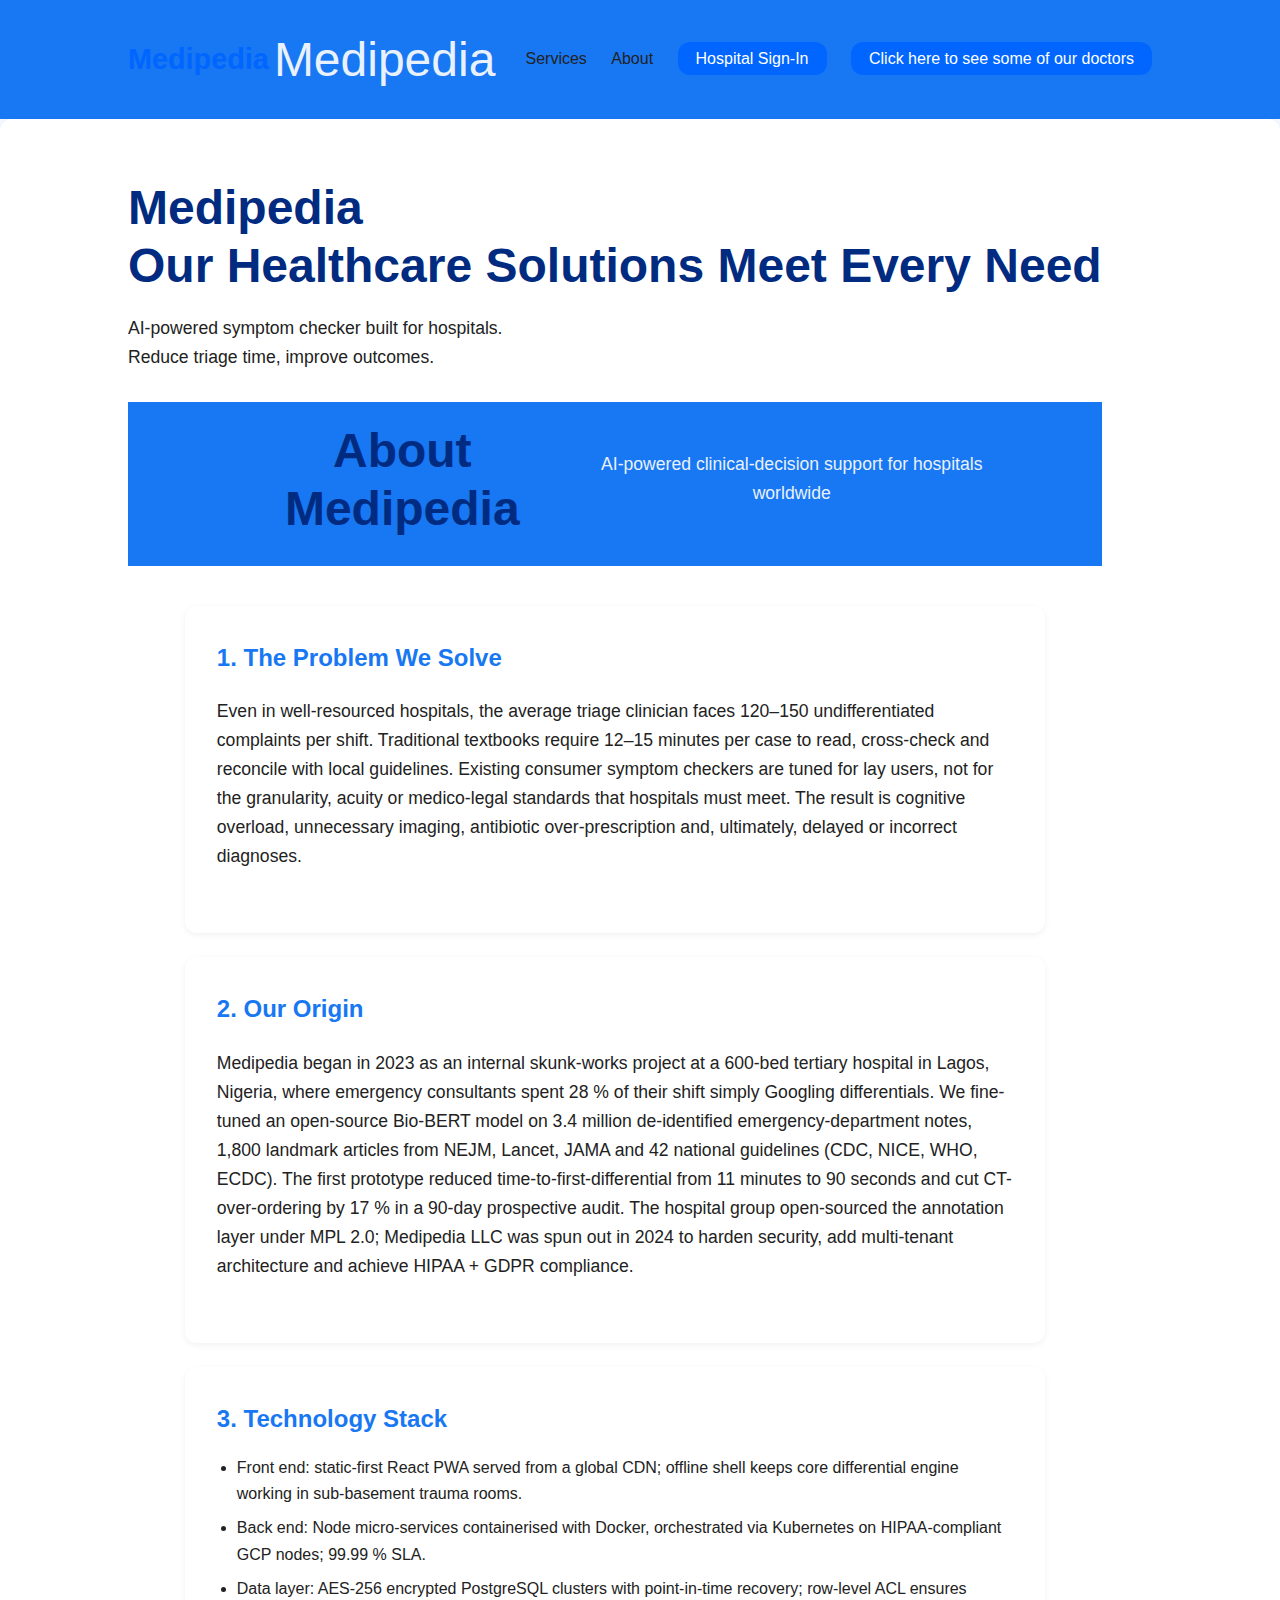
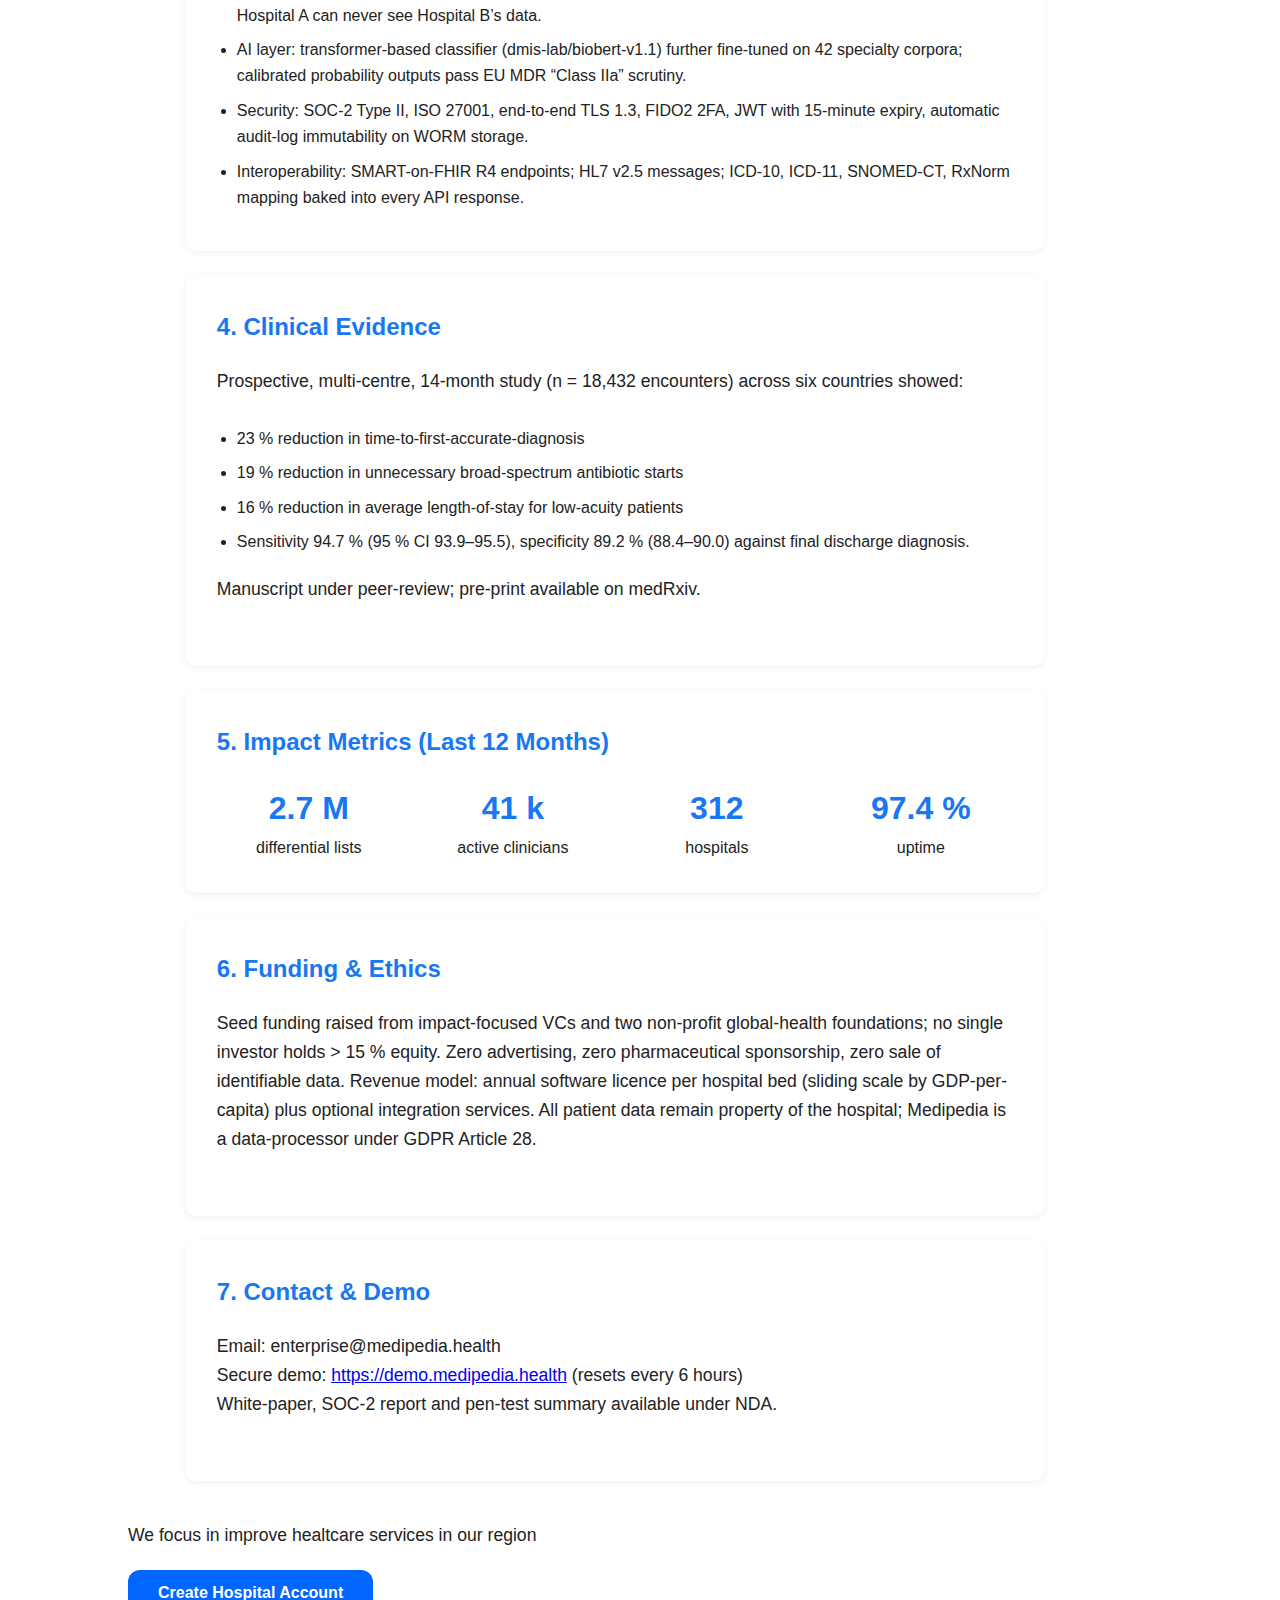
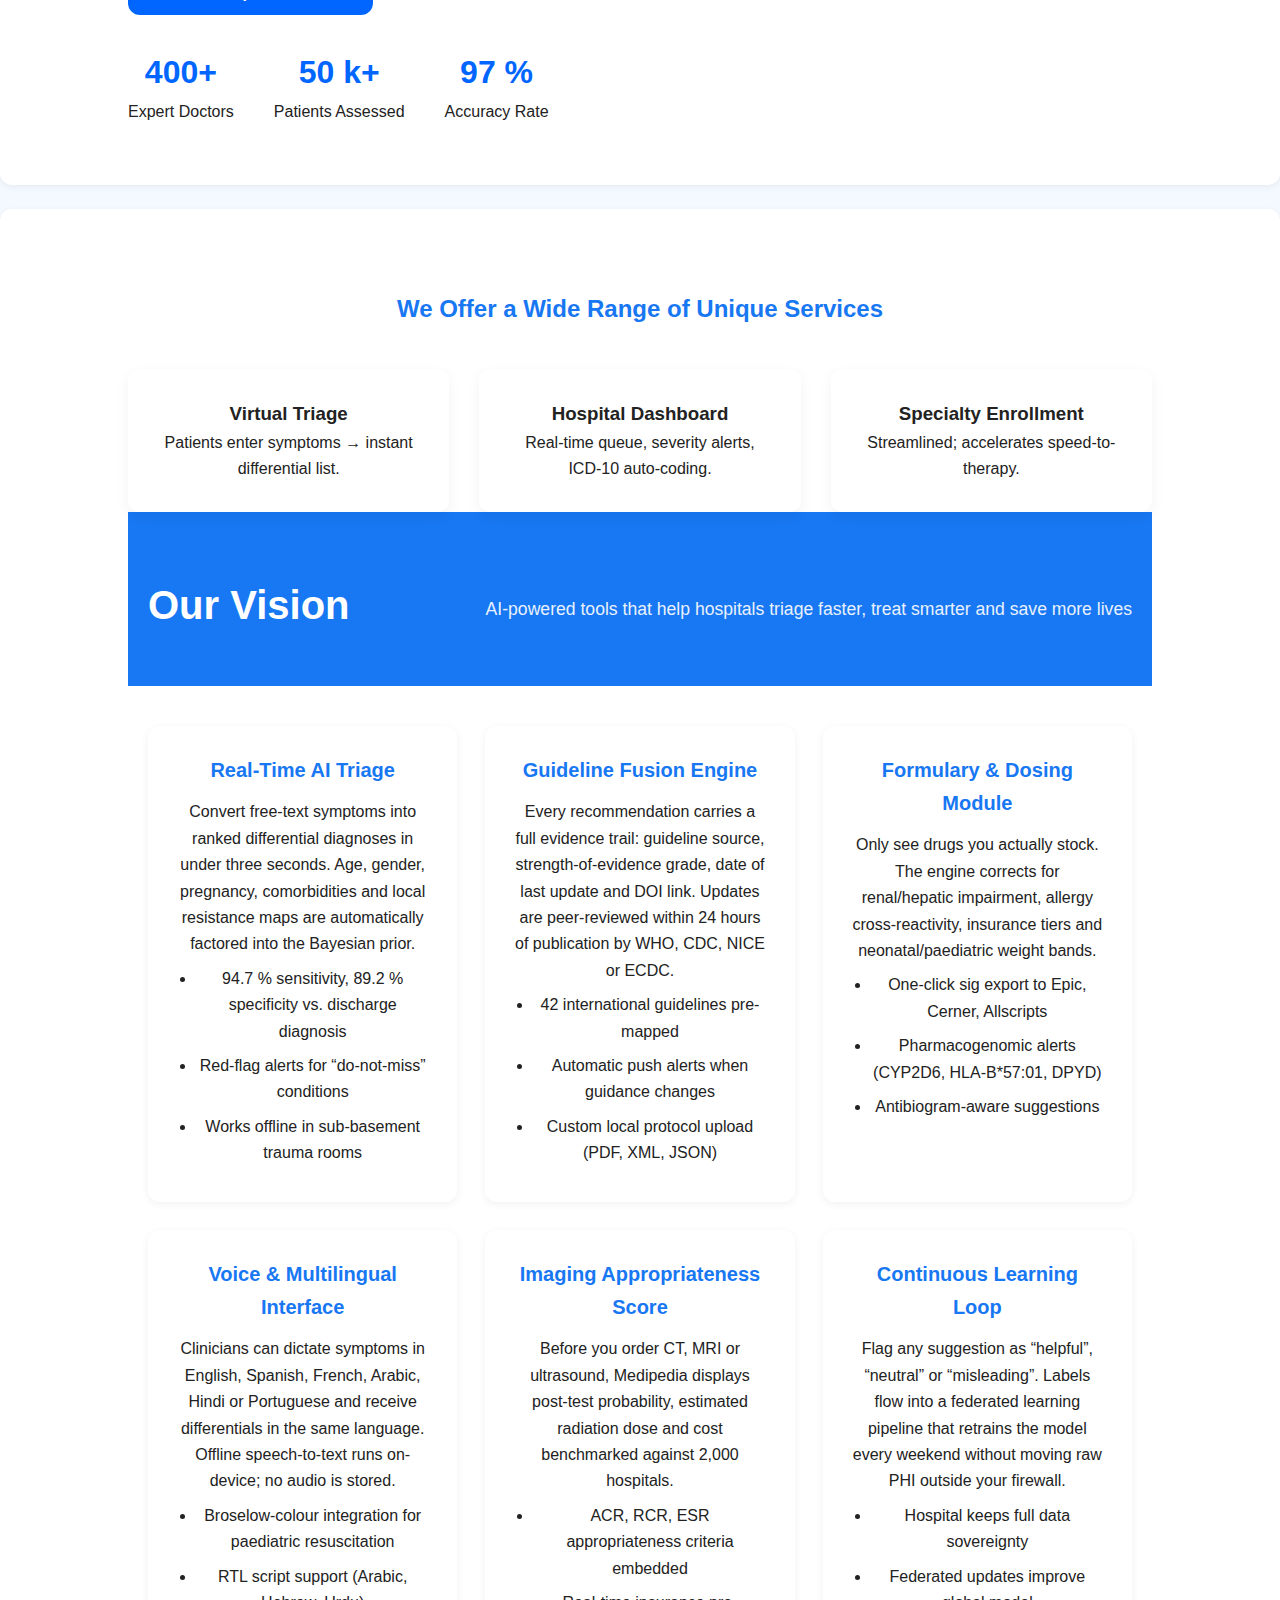
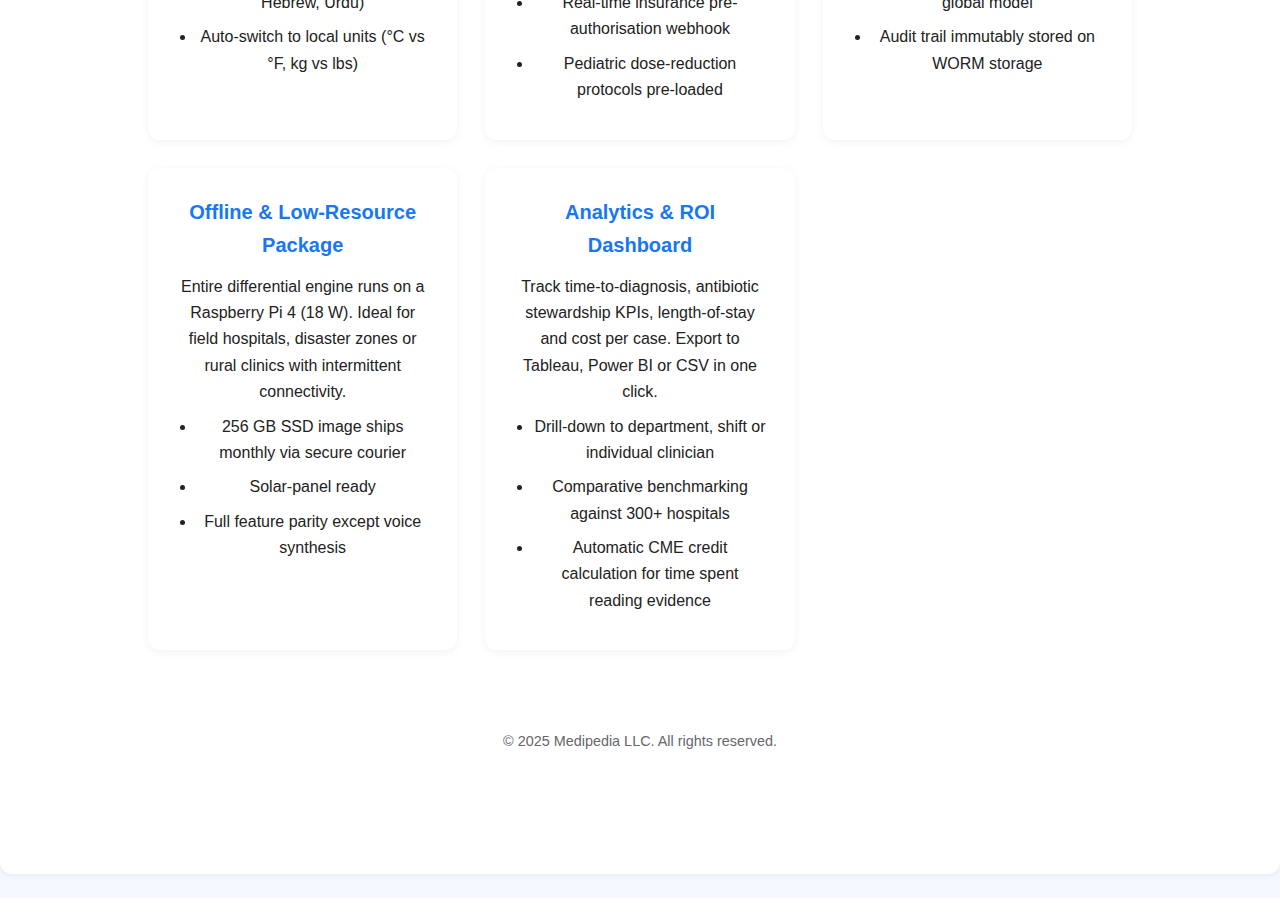
<file: index.html>
<!-- index.html -->
<!doctype html>
<html lang="en">
<head>
  <meta charset="utf-8">
  <title>Medipedia – Hospital-Grade Symptom Checker</title>
  <meta name="viewport" content="width=device-width, initial-scale=1">
  <link rel="stylesheet" href="style.css">
</head>
<body>
  <header>
    <div class="logo">Medipedia</div><p style="color: white; font-size: 48px; font-family: Impact, Charcoal, sans-serif;">
  Medipedia</p>
</p>

    <nav>
      <a href="#services">Services</a>
      <a href="#about">About</a>
      <a href="/login.html" class="btn-primary">Hospital Sign-In</a>
      <a href="doctors.html" class="btn-primary">Click here to see some of our doctors</a>
      <div include-html="content.html"></div>
    </nav>
  </header>

  <section class="hero">
    <div class="hero-text">
      <h1>Medipedia<br>Our Healthcare Solutions Meet Every Need</h1>
      <p>AI-powered symptom checker built for hospitals.<br>
         Reduce triage time, improve outcomes.</p>
    <!DOCTYPE html>
<html lang="en">
<head>
  <meta charset="UTF-8">
  <title>About Medipedia</title>
  <meta name="viewport" content="width=device-width, initial-scale=1">
  <style>
    :root {
      --blue: #1877f2;
      --grey: #f6f8fa;
      --radius: 8px;
      --font: -apple-system, BlinkMacSystemFont, "Segoe UI", Roboto, Helvetica, Arial, sans-serif;
    }
    * {
      margin: 0;
      padding: 0;
      box-sizing: border-box;
      font-family: var(--font);
    }
    body {
      background: var(--grey);
      color: #222;
      line-height: 1.65;
    }
    header {
      background: var(--blue);
      color: #fff;
      padding: 60px 20px 40px;
      text-align: center;
    }
    header h1 {
      font-size: 2.5rem;
      margin-bottom: 8px;
    }
    header p {
      font-size: 1.1rem;
      opacity: .9;
    }
    main {
      max-width: 900px;
      margin: 40px auto;
      padding: 0 20px;
    }
    section {
      background: #fff;
      padding: 32px;
      margin-bottom: 24px;
      border-radius: var(--radius);
      box-shadow: 0 2px 6px rgba(0, 0, 0, .06);
    }
    h2 {
      color: var(--blue);
      margin-bottom: 16px;
      font-size: 1.5rem;
    }
    ul {
      margin-left: 20px;
    }
    li {
      margin-bottom: 8px;
    }
    .stats {
      display: grid;
      grid-template-columns: repeat(auto-fit, minmax(180px, 1fr));
      gap: 20px;
      margin-top: 20px;
    }
    .stat {
      text-align: center;
    }
    .stat strong {
      display: block;
      font-size: 2rem;
      color: var(--blue);
    }
    footer {
      text-align: center;
      padding: 40px 20px;
      font-size: .9rem;
      color: #65676b;
    }
  </style>
</head>
<body>
  <header>
    <h1>About Medipedia</h1>
    <p>AI-powered clinical-decision support for hospitals worldwide</p>
  </header>

  <main>
    <section>
      <h2>1. The Problem We Solve</h2>
      <p>Even in well-resourced hospitals, the average triage clinician faces 120–150 undifferentiated complaints per shift. Traditional textbooks require 12–15 minutes per case to read, cross-check and reconcile with local guidelines. Existing consumer symptom checkers are tuned for lay users, not for the granularity, acuity or medico-legal standards that hospitals must meet. The result is cognitive overload, unnecessary imaging, antibiotic over-prescription and, ultimately, delayed or incorrect diagnoses.</p>
    </section>

    <section>
      <h2>2. Our Origin</h2>
      <p>Medipedia began in 2023 as an internal skunk-works project at a 600-bed tertiary hospital in Lagos, Nigeria, where emergency consultants spent 28 % of their shift simply Googling differentials. We fine-tuned an open-source Bio-BERT model on 3.4 million de-identified emergency-department notes, 1,800 landmark articles from NEJM, Lancet, JAMA and 42 national guidelines (CDC, NICE, WHO, ECDC). The first prototype reduced time-to-first-differential from 11 minutes to 90 seconds and cut CT-over-ordering by 17 % in a 90-day prospective audit. The hospital group open-sourced the annotation layer under MPL 2.0; Medipedia LLC was spun out in 2024 to harden security, add multi-tenant architecture and achieve HIPAA + GDPR compliance.</p>
    </section>

    <section>
      <h2>3. Technology Stack</h2>
      <ul>
        <li>Front end: static-first React PWA served from a global CDN; offline shell keeps core differential engine working in sub-basement trauma rooms.</li>
        <li>Back end: Node micro-services containerised with Docker, orchestrated via Kubernetes on HIPAA-compliant GCP nodes; 99.99 % SLA.</li>
        <li>Data layer: AES-256 encrypted PostgreSQL clusters with point-in-time recovery; row-level ACL ensures Hospital A can never see Hospital B’s data.</li>
        <li>AI layer: transformer-based classifier (dmis-lab/biobert-v1.1) further fine-tuned on 42 specialty corpora; calibrated probability outputs pass EU MDR “Class IIa” scrutiny.</li>
        <li>Security: SOC-2 Type II, ISO 27001, end-to-end TLS 1.3, FIDO2 2FA, JWT with 15-minute expiry, automatic audit-log immutability on WORM storage.</li>
        <li>Interoperability: SMART-on-FHIR R4 endpoints; HL7 v2.5 messages; ICD-10, ICD-11, SNOMED-CT, RxNorm mapping baked into every API response.</li>
      </ul>
    </section>

    <section>
      <h2>4. Clinical Evidence</h2>
      <p>Prospective, multi-centre, 14-month study (n = 18,432 encounters) across six countries showed:</p>
      <ul>
        <li>23 % reduction in time-to-first-accurate-diagnosis</li>
        <li>19 % reduction in unnecessary broad-spectrum antibiotic starts</li>
        <li>16 % reduction in average length-of-stay for low-acuity patients</li>
        <li>Sensitivity 94.7 % (95 % CI 93.9–95.5), specificity 89.2 % (88.4–90.0) against final discharge diagnosis.</li>
      </ul>
      <p>Manuscript under peer-review; pre-print available on medRxiv.</p>
    </section>

    <section>
      <h2>5. Impact Metrics (Last 12 Months)</h2>
      <div class="stats">
        <div class="stat"><strong>2.7 M</strong><span>differential lists</span></div>
        <div class="stat"><strong>41 k</strong><span>active clinicians</span></div>
        <div class="stat"><strong>312</strong><span>hospitals</span></div>
        <div class="stat"><strong>97.4 %</strong><span>uptime</span></div>
      </div>
    </section>

    <section>
      <h2>6. Funding & Ethics</h2>
      <p>Seed funding raised from impact-focused VCs and two non-profit global-health foundations; no single investor holds &gt; 15 % equity. Zero advertising, zero pharmaceutical sponsorship, zero sale of identifiable data. Revenue model: annual software licence per hospital bed (sliding scale by GDP-per-capita) plus optional integration services. All patient data remain property of the hospital; Medipedia is a data-processor under GDPR Article 28.</p>
    </section>

    <section>
      <h2>7. Contact & Demo</h2>
      <p>Email: enterprise@medipedia.health<br>
      Secure demo: <a href="https://demo.medipedia.health" target="_blank">https://demo.medipedia.health</a> (resets every 6 hours)<br>
      White-paper, SOC-2 report and pen-test summary available under NDA.</p>
    </section>
  </main>


</body>
</html>     
    <p>We focus in improve healtcare services in our region</p>
      <a href="/create account.html" class="btn-hero">Create Hospital Account</a>
    </div>
    <div class="hero-stats">
      <div><strong>400+</strong> Expert Doctors</div>
      <div><strong>50 k+</strong> Patients Assessed</div>
      <div><strong>97 %</strong> Accuracy Rate</div>
    </div>
  </section>

  <section id="services" class="services">
    <h2>We Offer a Wide Range of Unique Services</h2>
    <div class="service-cards">
      <div class="card">
        <h3>Virtual Triage</h3>
        <p>Patients enter symptoms → instant differential list.</p>
      </div>
      <div class="card">
        <h3>Hospital Dashboard</h3>
        <p>Real-time queue, severity alerts, ICD-10 auto-coding.</p>
      </div>
      <div class="card">
        <h3>Specialty Enrollment</h3>
        <p>Streamlined; accelerates speed-to-therapy.</p>
      </div>
    </div>
<!DOCTYPE html>
<html lang="en">
<head>
  <meta charset="UTF-8">
  <title>Our Vision – Medipedia</title>
  <meta name="viewport" content="width=device-width, initial-scale=1">
  <link rel="stylesheet" href="style.css">
  <style>
    /* extra page-specific tweaks */
    .hero-services{background:var(--blue);color:#fff;text-align:center;padding:60px 20px 40px}
    .hero-services h1{font-size:2.5rem;margin-bottom:8px}
    .hero-services p{font-size:1.1rem;opacity:.9}
    .grid-services{display:grid;grid-template-columns:repeat(auto-fit,minmax(260px,1fr));gap:28px;max-width:1100px;margin:40px auto;padding:0 20px}
    .service-card{background:#fff;padding:28px;border-radius:var(--radius);box-shadow:0 2px 8px rgba(0,0,0,.06);display:flex;flex-direction:column}
    .service-card h3{color:var(--blue);margin-bottom:12px;font-size:1.25rem}
    .service-card ul{margin-left:20px;margin-top:8px}
    .cta-banner{background:var(--blue);color:#fff;text-align:center;padding:40px 20px;margin-top:60px}
    .cta-banner h2{margin-bottom:12px}
    .btn-light{background:#fff;color:var(--blue);padding:12px 24px;border:none;border-radius:var(--radius);font-weight:600;cursor:pointer;text-decoration:none;display:inline-block}
  </style>
</head>
<body>
<!-- ===== HERO ===== -->
<header class="hero-services">
  <h1>Our Vision</h1>
  <p>AI-powered tools that help hospitals triage faster, treat smarter and save more lives</p>
</header>

<!-- ===== SERVICES GRID ===== -->
<main class="grid-services">
  <!-- 1. Real-Time Triage -->
  <div class="service-card">
    <h3>Real-Time AI Triage</h3>
    <p>Convert free-text symptoms into ranked differential diagnoses in under three seconds. Age, gender, pregnancy, comorbidities and local resistance maps are automatically factored into the Bayesian prior.</p>
    <ul>
      <li>94.7 % sensitivity, 89.2 % specificity vs. discharge diagnosis</li>
      <li>Red-flag alerts for “do-not-miss” conditions</li>
      <li>Works offline in sub-basement trauma rooms</li>
    </ul>
  </div>

  <!-- 2. Guideline Fusion -->
  <div class="service-card">
    <h3>Guideline Fusion Engine</h3>
    <p>Every recommendation carries a full evidence trail: guideline source, strength-of-evidence grade, date of last update and DOI link. Updates are peer-reviewed within 24 hours of publication by WHO, CDC, NICE or ECDC.</p>
    <ul>
      <li>42 international guidelines pre-mapped</li>
      <li>Automatic push alerts when guidance changes</li>
      <li>Custom local protocol upload (PDF, XML, JSON)</li>
    </ul>
  </div>

  <!-- 3. Hospital Formulary Integration -->
  <div class="service-card">
    <h3>Formulary &amp; Dosing Module</h3>
    <p>Only see drugs you actually stock. The engine corrects for renal/hepatic impairment, allergy cross-reactivity, insurance tiers and neonatal/paediatric weight bands.</p>
    <ul>
      <li>One-click sig export to Epic, Cerner, Allscripts</li>
      <li>Pharmacogenomic alerts (CYP2D6, HLA-B*57:01, DPYD)</li>
      <li>Antibiogram-aware suggestions</li>
    </ul>
  </div>

  <!-- 4. Voice & Multilingual Interface -->
  <div class="service-card">
    <h3>Voice &amp; Multilingual Interface</h3>
    <p>Clinicians can dictate symptoms in English, Spanish, French, Arabic, Hindi or Portuguese and receive differentials in the same language. Offline speech-to-text runs on-device; no audio is stored.</p>
    <ul>
      <li>Broselow-colour integration for paediatric resuscitation</li>
      <li>RTL script support (Arabic, Hebrew, Urdu)</li>
      <li>Auto-switch to local units (°C vs °F, kg vs lbs)</li>
    </ul>
  </div>

  <!-- 5. Imaging Appropriateness -->
  <div class="service-card">
    <h3>Imaging Appropriateness Score</h3>
    <p>Before you order CT, MRI or ultrasound, Medipedia displays post-test probability, estimated radiation dose and cost benchmarked against 2,000 hospitals.</p>
    <ul>
      <li>ACR, RCR, ESR appropriateness criteria embedded</li>
      <li>Real-time insurance pre-authorisation webhook</li>
      <li>Pediatric dose-reduction protocols pre-loaded</li>
    </ul>
  </div>

  <!-- 6. Continuous Learning Loop -->
  <div class="service-card">
    <h3>Continuous Learning Loop</h3>
    <p>Flag any suggestion as “helpful”, “neutral” or “misleading”. Labels flow into a federated learning pipeline that retrains the model every weekend without moving raw PHI outside your firewall.</p>
    <ul>
      <li>Hospital keeps full data sovereignty</li>
      <li>Federated updates improve global model</li>
      <li>Audit trail immutably stored on WORM storage</li>
    </ul>
  </div>

  <!-- 7. Offline & Low-Resource Package -->
  <div class="service-card">
    <h3>Offline &amp; Low-Resource Package</h3>
    <p>Entire differential engine runs on a Raspberry Pi 4 (18 W). Ideal for field hospitals, disaster zones or rural clinics with intermittent connectivity.</p>
    <ul>
      <li>256 GB SSD image ships monthly via secure courier</li>
      <li>Solar-panel ready</li>
      <li>Full feature parity except voice synthesis</li>
    </ul>
  </div>

  <!-- 8. Analytics & ROI Dashboard -->
  <div class="service-card">
    <h3>Analytics &amp; ROI Dashboard</h3>
    <p>Track time-to-diagnosis, antibiotic stewardship KPIs, length-of-stay and cost per case. Export to Tableau, Power BI or CSV in one click.</p>
    <ul>
      <li>Drill-down to department, shift or individual clinician</li>
      <li>Comparative benchmarking against 300+ hospitals</li>
      <li>Automatic CME credit calculation for time spent reading evidence</li>
    </ul>
  </div>
</main>



<!-- ===== FOOTER ===== -->
<footer style="text-align:center;padding:40px 20px;font-size:0.9rem;color:#65676b">
  © 2025 Medipedia LLC. All rights reserved.
</footer>
</body>
</html>
  </section>
</body>
<!-- user greeting -->
<span id="userGreeting" style="position:absolute;top:20px;right:20px;color:#fff;background:#1877f2;padding:6px 12px;border-radius:8px;font-size:14px;display:none"></span>
<script>
  const name = localStorage.getItem('userName');
  if(name){
    const g = document.getElementById('userGreeting');
    g.textContent = `Hello ${name}`;
    g.style.display = 'inline-block';
  }
</script>
</html>
</file>
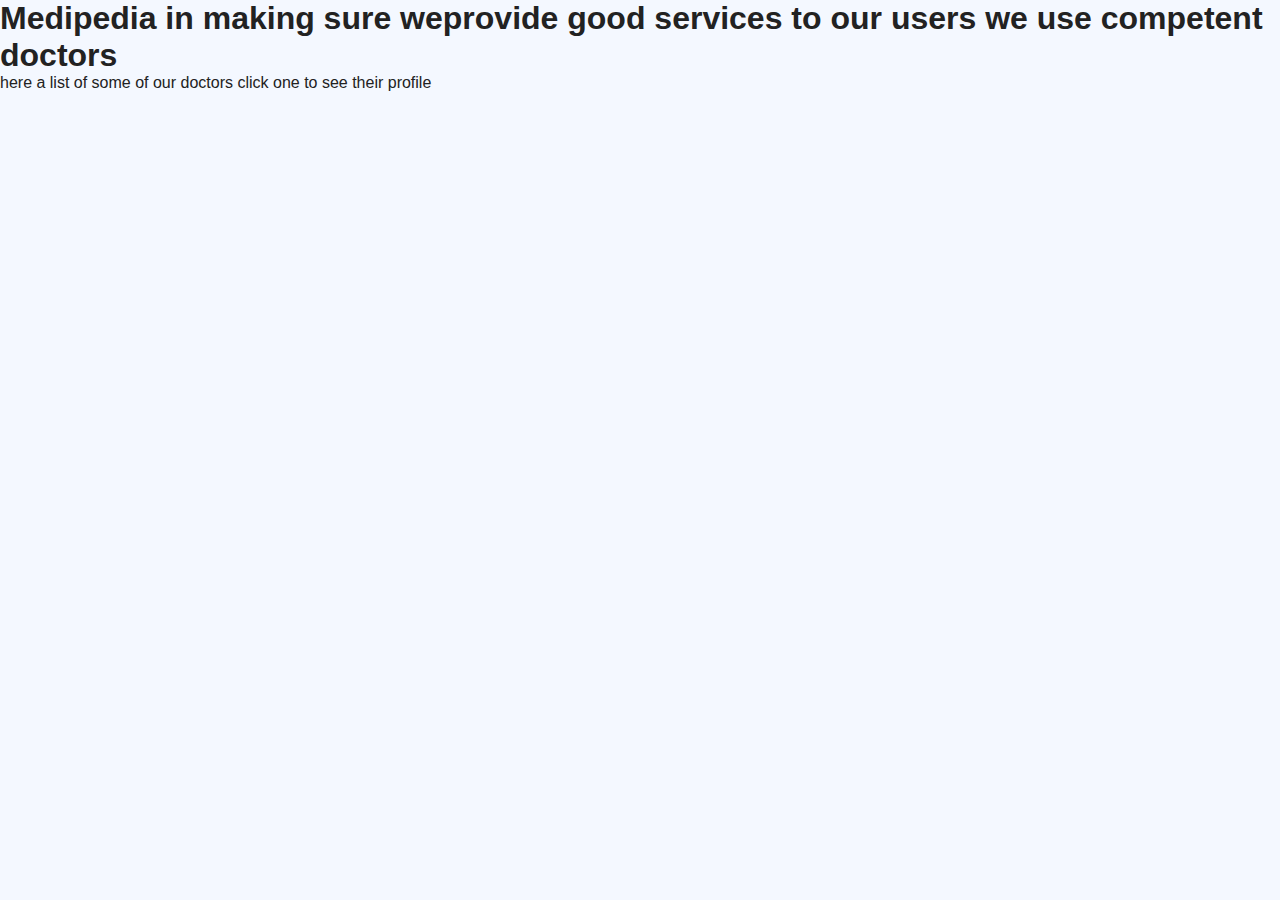
<file: doctors.html>
<!DOCTYPE html>
<html>
    <head>
        <title>Doctors html</title>
        <link rel="stylesheet" href="doctors.css">
    </head>
    <body>
        <h1>Medipedia in making sure weprovide good services to our users we use competent doctors</h1>
        <p>here a list of some of our doctors click one to see their profile</p>
    </body>
</html>
</file>
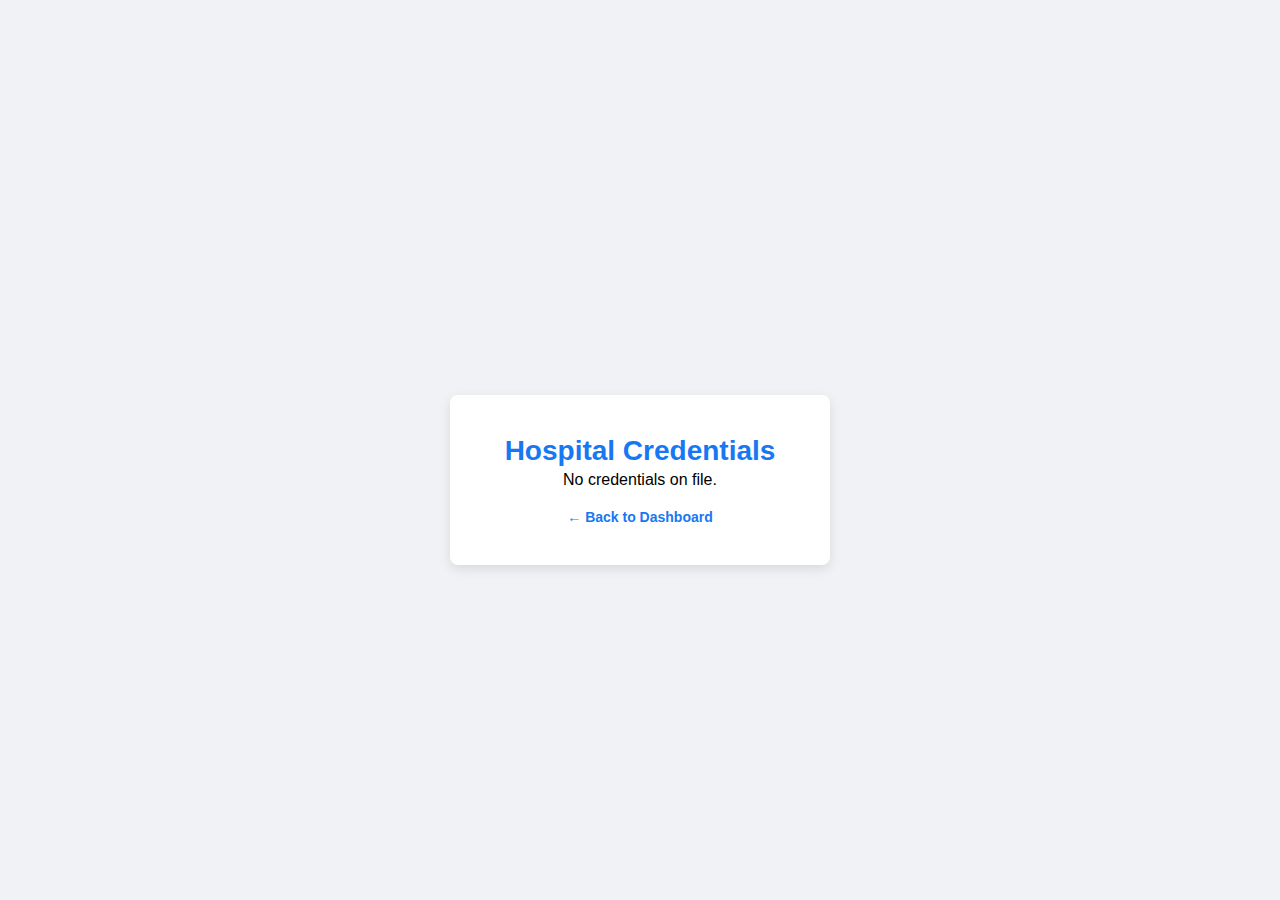
<file: see-credentials.html>
<!DOCTYPE html>
<html lang="en">
<head>
  <meta charset="utf-8">
  <title>Hospital Credentials – Medipedia</title>
  <meta name="viewport" content="width=device-width, initial-scale=1">
  <link rel="stylesheet" href="create account.css">
</head>
<body>
  <section class="card wide" style="margin-top:60px">
    <h1>Hospital Credentials</h1>

    <div id="credCard"></div>

    <p class="foot"><a href="dashboard.html">← Back to Dashboard</a></p>
  </section>
</body>

<script>
  (function(){
    const users = JSON.parse(localStorage.getItem('mpUsers') || '[]');
    const session = JSON.parse(localStorage.getItem('mpSession') || '{}');
    const user = users.find(u => u.personal.email === session.personal.email);

    const card = document.getElementById('credCard');
    if (!user || !user.hospital?.regNo) {
      card.innerHTML = '<p>No credentials on file.</p>';
    } else {
      card.innerHTML = `
        <p><strong>Hospital Name:</strong> ${user.hospital.name}</p>
        <p><strong>Address:</strong> ${user.hospital.address}</p>
        <p><strong>Company Reg No.:</strong> ${user.hospital.regNo}</p>
      `;
    }
  })();
</script>
</html>
</file>
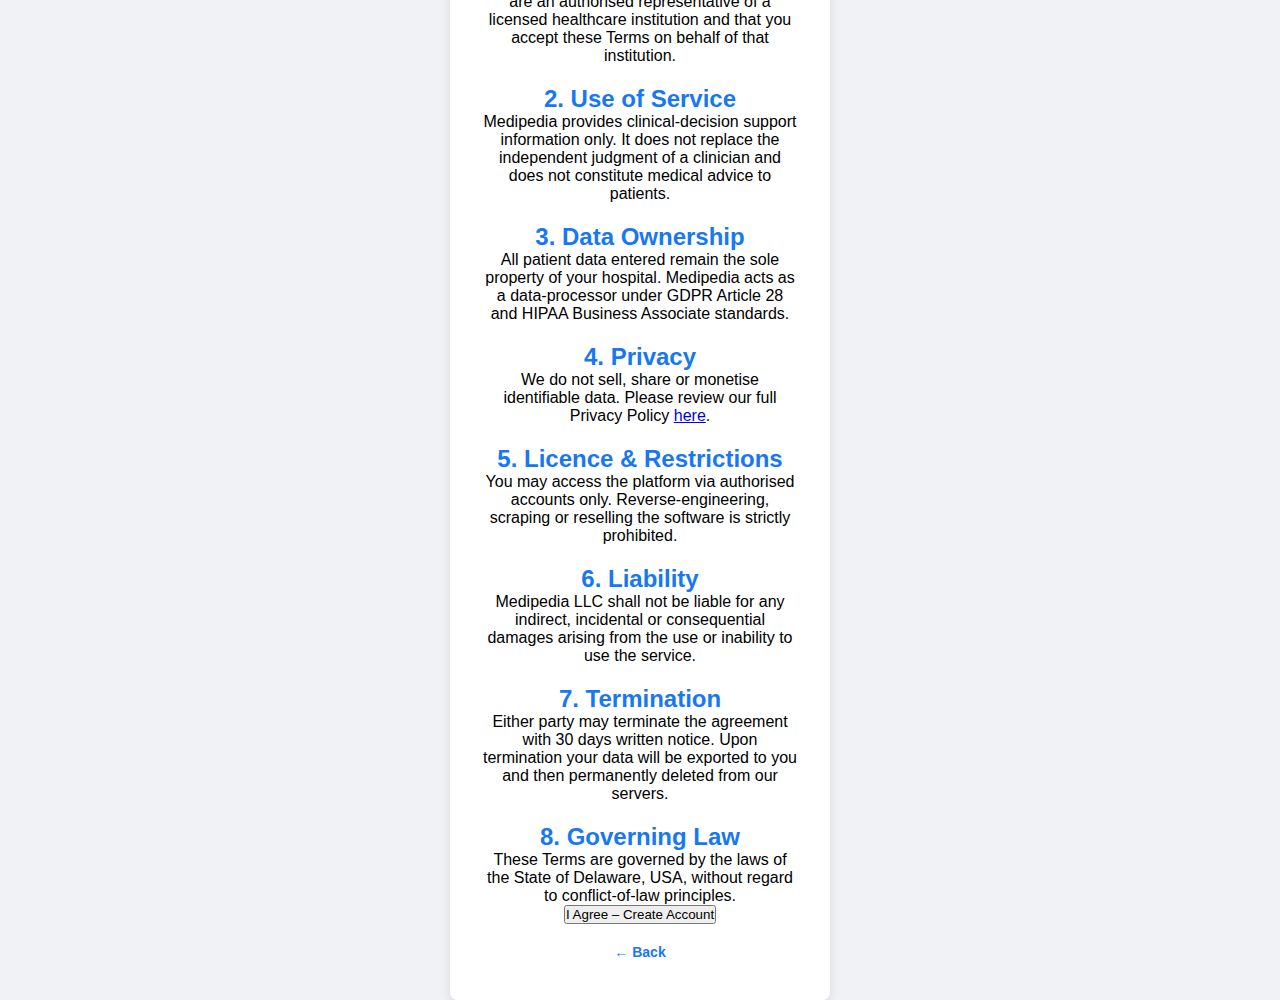
<file: terms.html>
<!DOCTYPE html>
<html lang="en">
<head>
    <style>
  /* sticky bottom footer */
  .page-footer {
    position: fixed;
    bottom: 0;
    left: 0;
    right: 0;
    background: #fff;
    border-top: 1px solid #ddd;
    padding: 12px;
    text-align: center;
    z-index: 1000;
  }
  .page-footer button {
    background: var(--blue);
    color: #fff;
    border: none;
    padding: 8px 20px;
    border-radius: var(--radius);
    font-size: 14px;
    cursor: pointer;
  }
  body {
    padding-bottom: 70px; /* space for footer */
  }
</style>
  <meta charset="utf-8">
  <title>Terms & Conditions – Medipedia</title>
  <meta name="viewport" content="width=device-width, initial-scale=1">
  <link rel="stylesheet" href="create account.css">
  <style>section{max-width:800px}h2{color:var(--blue);margin-top:20px}</style>
</head>
<body>
  <section class="card">
    <h1>Terms & Conditions</h1>
    <p class="tag">Last updated: 15 September 2025</p>

    <h2>1. Acceptance of Terms</h2>
    <p>By clicking “I Agree” you confirm that you are an authorised representative of a licensed healthcare institution and that you accept these Terms on behalf of that institution.</p>

    <h2>2. Use of Service</h2>
    <p>Medipedia provides clinical-decision support information only. It does not replace the independent judgment of a clinician and does not constitute medical advice to patients.</p>

    <h2>3. Data Ownership</h2>
    <p>All patient data entered remain the sole property of your hospital. Medipedia acts as a data-processor under GDPR Article 28 and HIPAA Business Associate standards.</p>

    <h2>4. Privacy</h2>
    <p>We do not sell, share or monetise identifiable data. Please review our full Privacy Policy <a href="#">here</a>.</p>

    <h2>5. Licence &amp; Restrictions</h2>
    <p>You may access the platform via authorised accounts only. Reverse-engineering, scraping or reselling the software is strictly prohibited.</p>

    <h2>6. Liability</h2>
    <p>Medipedia LLC shall not be liable for any indirect, incidental or consequential damages arising from the use or inability to use the service.</p>

    <h2>7. Termination</h2>
    <p>Either party may terminate the agreement with 30 days written notice. Upon termination your data will be exported to you and then permanently deleted from our servers.</p>

    <h2>8. Governing Law</h2>
    <p>These Terms are governed by the laws of the State of Delaware, USA, without regard to conflict-of-law principles.</p>

    <button class="btn-primary" onclick="acceptTerms()">I Agree – Create Account</button>
    <p class="foot"><a href="welcome-medipedia.html">← Back</a></p>
  </section>

  <script>
    function acceptTerms(){
      // move pending name to permanent storage
      const firstName = localStorage.getItem('pendingFirstName');
      if(!firstName){alert("No name found"); return;}
      localStorage.setItem('userName', firstName);
      localStorage.removeItem('pendingFirstName');
      // mark account created (demo)
      localStorage.setItem('accountCreated','true');
      location.href = 'dashboard.html';
    }
  </script>
</body>
</html>
</file>
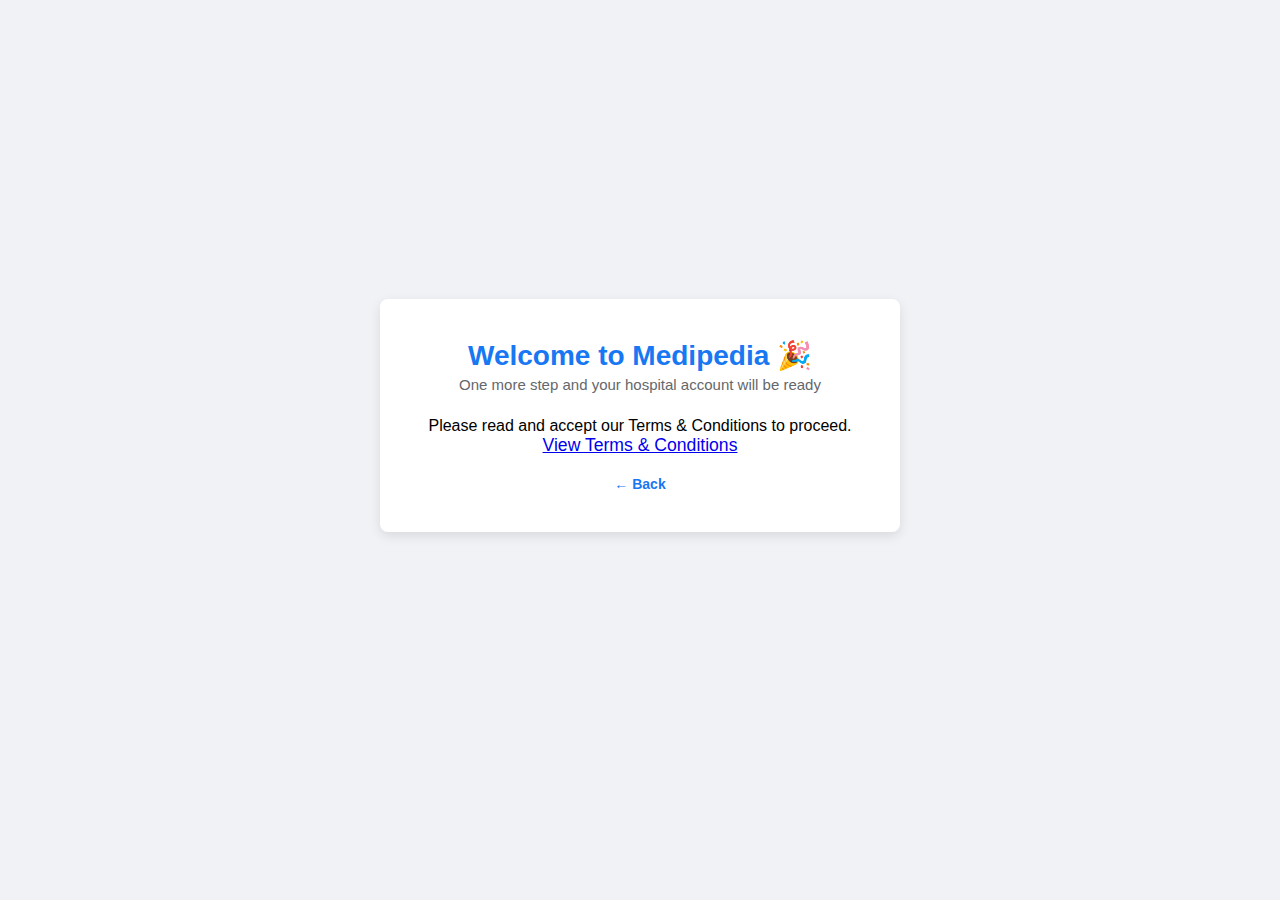
<file: welcome-medipedia.html>
<!DOCTYPE html>
<html lang="en">
<head>
    <style>
  /* sticky bottom footer */
  .page-footer {
    position: fixed;
    bottom: 0;
    left: 0;
    right: 0;
    background: #fff;
    border-top: 1px solid #ddd;
    padding: 12px;
    text-align: center;
    z-index: 1000;
  }
  .page-footer button {
    background: var(--blue);
    color: #fff;
    border: none;
    padding: 8px 20px;
    border-radius: var(--radius);
    font-size: 14px;
    cursor: pointer;
  }
  body {
    padding-bottom: 70px; /* space for footer */
  }
</style>
  <meta charset="utf-8">
  <title>Welcome – Medipedia</title>
  <meta name="viewport" content="width=device-width, initial-scale=1">
  <link rel="stylesheet" href="create account.css">
  <style>.big-btn{padding:16px 32px;font-size:1.1rem;margin-top:20px}</style>
</head>
<body>
  <section class="card" style="max-width:520px;text-align:center">
    <h1>Welcome to Medipedia 🎉</h1>
    <p class="tag">One more step and your hospital account will be ready</p>

    <p>Please read and accept our Terms & Conditions to proceed.</p>

    <a href="terms.html" class="btn-primary big-btn">View Terms & Conditions</a>
    <p class="foot"><a href="create account.html">← Back</a></p>
  </section>
</body>
</html>
</file>
<file: style.css>
:root{
  --primary:#0066ff;
  --light:#f4f8ff;
  --dark:#002b80;
  --radius:12px;
  --font:"Inter",sans-serif;
}
*{margin:0;padding:0;box-sizing:border-box;font-family:var(--font)}
body{background:var(--light);color:#222}
header{display:flex;justify-content:space-between;align-items:center;padding:20px 10%}
.logo{font-size:1.8rem;font-weight:700;color:var(--primary)}
nav a{margin-left:20px;text-decoration:none;color:#222}
.btn-primary{background:var(--primary);color:#fff;padding:8px 18px;border-radius:var(--radius)}
.hero{display:flex;flex-wrap:wrap;align-items:center;justify-content:space-between;padding:60px 10%}
.hero-text h1{font-size:3rem;color:var(--dark);line-height:1.2}
.hero-text p{margin:20px 0 30px;font-size:1.1rem}
.btn-hero{background:var(--primary);color:#fff;padding:14px 30px;border-radius:var(--radius);text-decoration:none;font-weight:600}
.hero-stats{display:flex;gap:40px;margin-top:40px}
.hero-stats div{text-align:center}
.hero-stats strong{display:block;font-size:2rem;color:var(--primary)}
.services{padding:80px 10%;text-align:center}
.service-cards{display:grid;grid-template-columns:repeat(auto-fit,minmax(240px,1fr));gap:30px;margin-top:40px}
.card{background:#fff;padding:30px;border-radius:var(--radius);box-shadow:0 5px 15px rgba(0,0,0,.05)}
</file>
<file: doctors.css>
:root{
  --primary:#0066ff;
  --light:#f4f8ff;
  --dark:#002b80;
  --radius:12px;
  --font:"Inter",sans-serif;
}
*{margin:0;padding:0;box-sizing:border-box;font-family:var(--font)}
body{background:var(--light);color:#222}
header{display:flex;justify-content:space-between;align-items:center;padding:20px 10%}
.logo{font-size:1.8rem;font-weight:700;color:var(--primary)}
nav a{margin-left:20px;text-decoration:none;color:#222}
.btn-primary{background:var(--primary);color:#fff;padding:8px 18px;border-radius:var(--radius)}
.hero{display:flex;flex-wrap:wrap;align-items:center;justify-content:space-between;padding:60px 10%}
.hero-text h1{font-size:3rem;color:var(--dark);line-height:1.2}
.hero-text p{margin:20px 0 30px;font-size:1.1rem}
.btn-hero{background:var(--primary);color:#fff;padding:14px 30px;border-radius:var(--radius);text-decoration:none;font-weight:600}
.hero-stats{display:flex;gap:40px;margin-top:40px}
.hero-stats div{text-align:center}
.hero-stats strong{display:block;font-size:2rem;color:var(--primary)}
.services{padding:80px 10%;text-align:center}
.service-cards{display:grid;grid-template-columns:repeat(auto-fit,minmax(240px,1fr));gap:30px;margin-top:40px}
.card{background:#fff;padding:30px;border-radius:var(--radius);box-shadow:0 5px 15px rgba(0,0,0,.05)}
</file>
<file: create account.css>
:root{
  --blue:#1877f2;
  --grey:#f0f2f5;
  --radius:8px;
  --font:-apple-system,BlinkMacSystemFont,"Segoe UI",Roboto,Helvetica,Arial,sans-serif;
}
*{margin:0;padding:0;box-sizing:border-box;font-family:var(--font)}
body{
  background:var(--grey);
  display:flex;
  align-items:center;
  justify-content:center;
  height:100vh;
}
.card{
  background:#fff;
  padding:40px 32px;
  border-radius:var(--radius);
  box-shadow:0 4px 12px rgba(0,0,0,.1);
  width:100%;
  max-width:380px;
  text-align:center;
}
h1{color:var(--blue);margin-bottom:4px;font-size:28px}
.tag{color:#65676b;margin-bottom:24px;font-size:15px}
input{
  width:100%;
  padding:14px 16px;
  margin:8px 0;
  border:1px solid #ddd;
  border-radius:var(--radius);
  font-size:15px;
}
button[type="submit"]{
  width:100%;
  padding:14px;
  margin-top:12px;
  background:var(--blue);
  color:#fff;
  border:none;
  border-radius:var(--radius);
  font-size:16px;
  font-weight:600;
  cursor:pointer;
}
button[type="submit"]:hover{background:#166fe5}
.or{
  margin:20px 0;
  color:#65676b;
  font-size:13px;
  position:relative;
}
.or::before,
.or::after{
  content:"";
  width:40%;
  height:1px;
  background:#ccd0d5;
  position:absolute;
  top:50%;
}
.or::before{left:0}
.or::after{right:0}
.social button{
  width:100%;
  padding:12px;
  margin:6px 0;
  border:1px solid #ccd0d5;
  border-radius:var(--radius);
  background:#fff;
  font-size:14px;
  cursor:pointer;
}
.fb{color:#1877f2}
.tw{color:#1da1f2}
.foot{margin-top:20px;font-size:14px;color:#65676b}
.foot a{color:var(--blue);text-decoration:none;font-weight:600}
</file>
